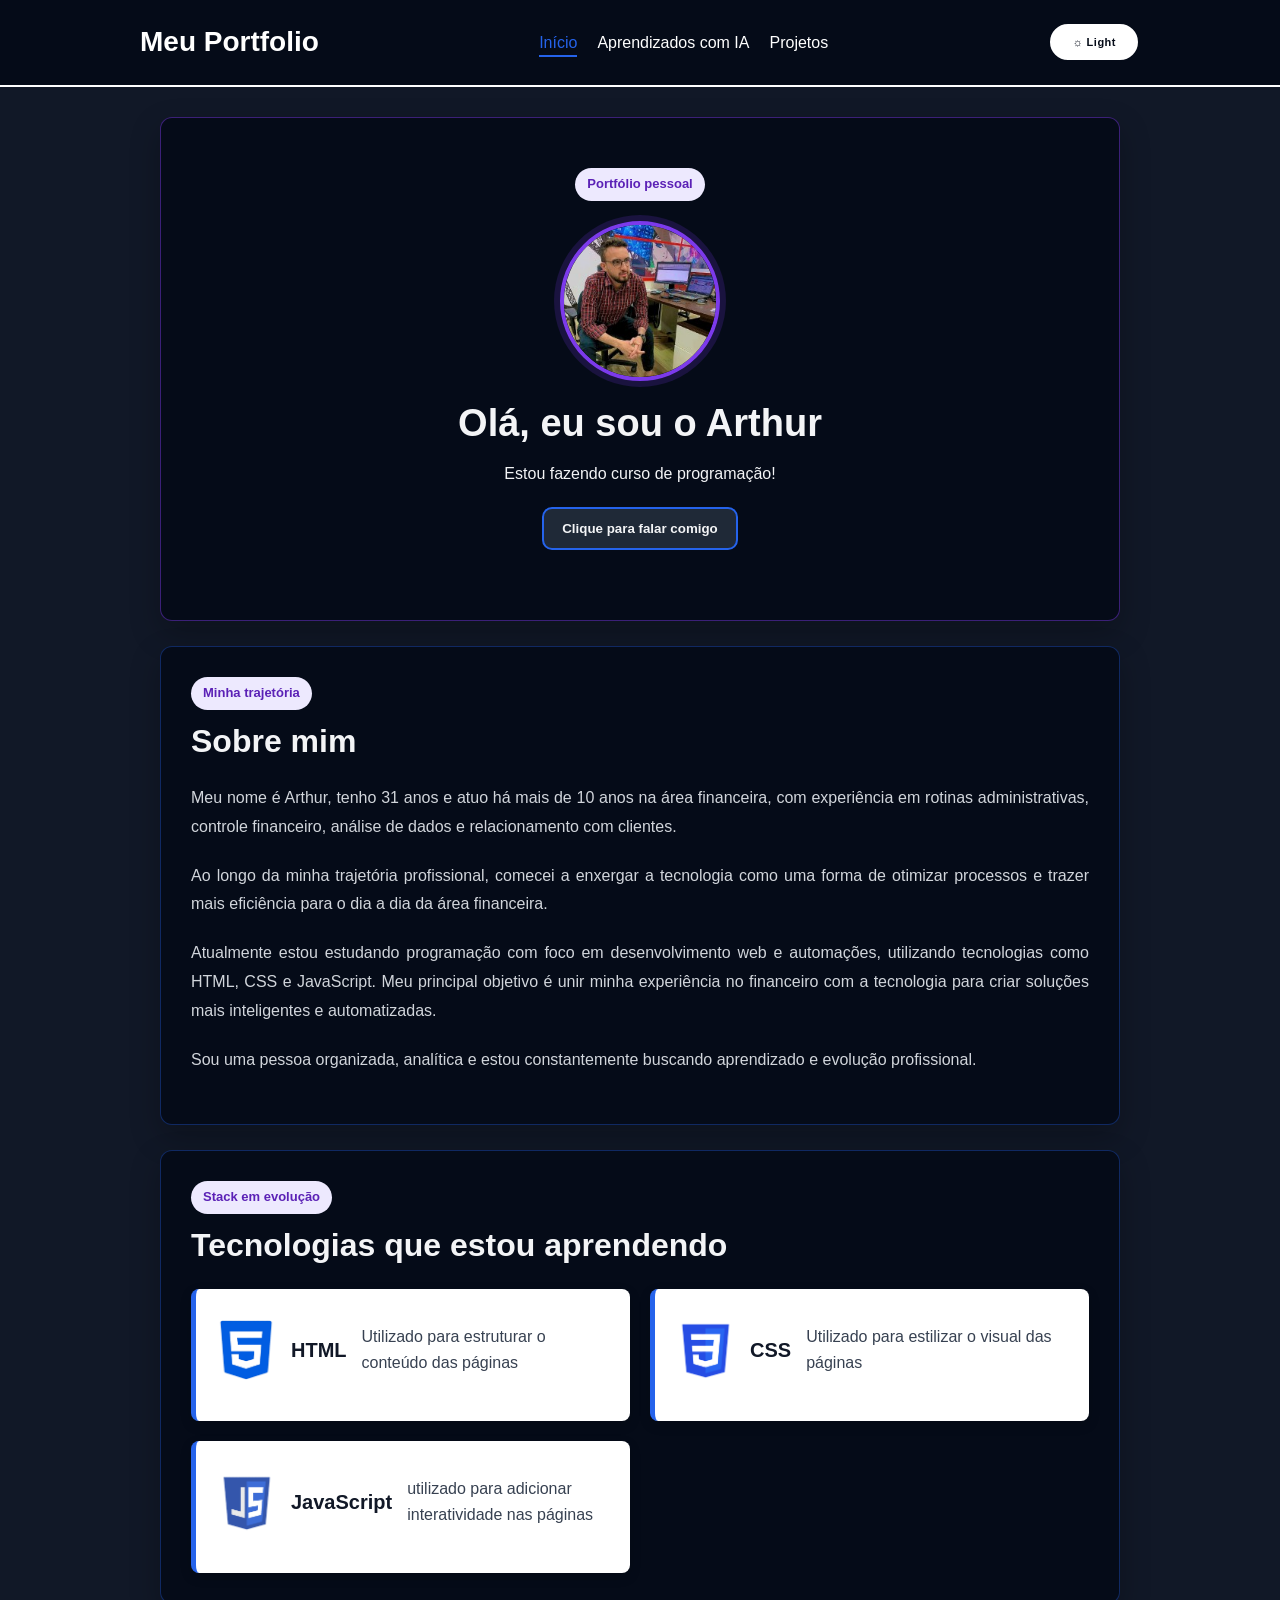
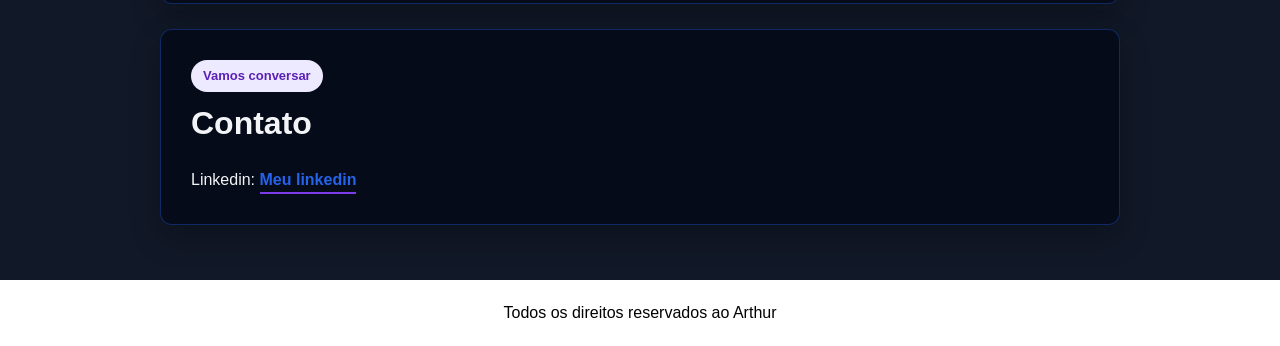
<file: index.html>
<!DOCTYPE html>
<html lang="pt-BR">
<head>
    <meta charset="UTF-8">
    <meta name="viewport" content="width=device-width, initial-scale=1.0">
    <title>ArthurPortfolio</title>
    <link rel="stylesheet" href="style.css">
</head>
<body>
    <header>
        <nav>
            <h1>Meu Portfolio</h1>
             <ul>
                <li><a href="index.html">Início</a></li>
                <li><a href="aprendizados.html">Aprendizados com IA</a></li>
                <li><a href="projetos.html">Projetos</a></li>
            </ul>
            <button id="temaBtn" onclick="trocarTema()">
                ☼ Light
            </button>
        </nav>
    </header>
    <main class="pagina-inicio">
        <section class="banner secao-destaque">
            <span class="etiqueta-pagina">Portfólio pessoal</span>
            <img class="foto-perfil" src="IMG/Fotoperfil.jpg" alt="Foto de perfil">
            <h2>Olá, eu sou o Arthur</h2>
            <p>Estou fazendo curso de programação!</p>
            <button 
            type="button" 
            onclick="alterarTexto()" 
            id="botaoMensagem">
            Clique para falar comigo</button>
            <p id="mensagem"></p>
        </section>        
        <section id="sobre" class="secao-padrao">
            <div class="cabecalho-secao">
                <span class="etiqueta-pagina">Minha trajetória</span>
                <h2>Sobre mim</h2>
            </div>

            <p>
                Meu nome é Arthur, tenho 31 anos e atuo há mais de 10 anos na área
                financeira, com experiência em rotinas administrativas, controle
                financeiro, análise de dados e relacionamento com clientes.
            </p>

             <p>
                Ao longo da minha trajetória profissional, comecei a enxergar a
                tecnologia como uma forma de otimizar processos e trazer mais eficiência
                para o dia a dia da área financeira.
            </p>

            <p>
                Atualmente estou estudando programação com foco em desenvolvimento web e
                automações, utilizando tecnologias como HTML, CSS e JavaScript.
                Meu principal objetivo é unir minha experiência no financeiro com a
                tecnologia para criar soluções mais inteligentes e automatizadas.
            </p>

            <p>
                Sou uma pessoa organizada, analítica e estou constantemente buscando
                aprendizado e evolução profissional.
             </p>



        </section>
        <section id="tecnologias" class="secao-padrao">
            <div class="cabecalho-secao">
                <span class="etiqueta-pagina">Stack em evolução</span>
                <h2>Tecnologias que estou aprendendo</h2>
            </div>
            <p id="TecnologiaSelecionada"></p>
            <div class="cards"> 
                <article onclick="mostrarTecnologia('HTML')" class="card">
                    <img class="icone-tecnologia" src="IMG/Design sem nome.png" alt="icone do HTML">
                    <h3>HTML</h3>
                    <p>Utilizado para estruturar o conteúdo das páginas</p>
                </article>

                <article onclick="mostrarTecnologia('CSS')" class="card">
                    <img class="icone-css" src="IMG/css.png.png" alt="icone css">
                    <h3>CSS</h3>
                    <p>Utilizado para estilizar o visual das páginas</p>
                </article>

                <article onclick="mostrarTecnologia('javascript')"  class="card">
                    <img class="icone-java" src="IMG/JavaClaro.png" alt="icone javascript">
                    <h3>JavaScript</h3>
                    <p>utilizado para adicionar interatividade nas páginas</p>
                </article>
            </div>
        </section>

        <section id="contato" class="secao-padrao contato-card">
            <div class="cabecalho-secao">
                <span class="etiqueta-pagina">Vamos conversar</span>
                <h2>Contato</h2>
            </div>
            <p>Linkedin: <a href="https://www.linkedin.com/in/arthuroliveiraluciano" target="_blank">Meu linkedin</a></p>
        </section>
    </main>
    <footer>
        <p>Todos os direitos reservados ao Arthur</p>
    </footer>

    <script src="script.js"></script>
</body>
</html>
</file>
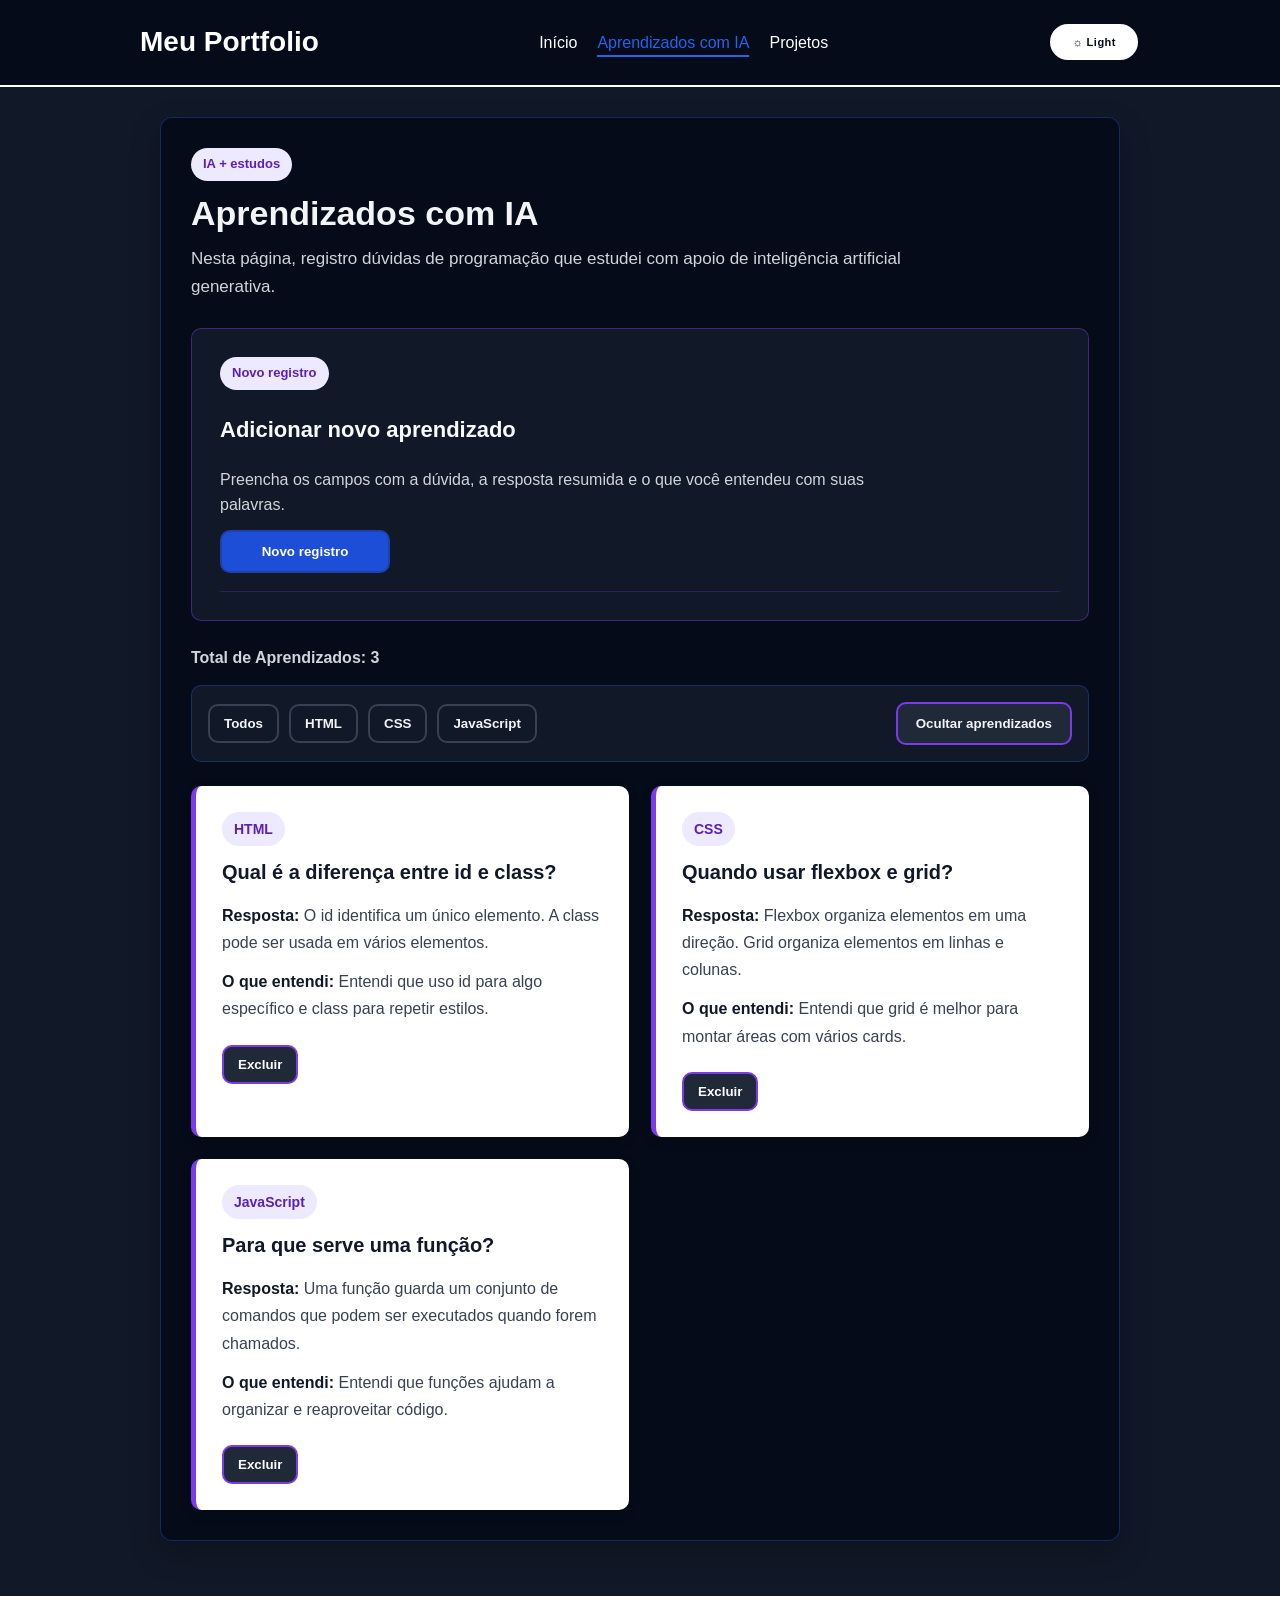
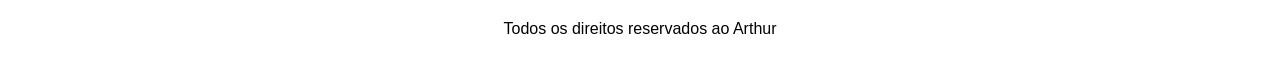
<file: aprendizados.html>
﻿<!DOCTYPE html>
<html lang="pt-BR">

<head>
    <meta charset="UTF-8">
    <meta name="viewport" content="width=device-width, initial-scale=1.0">
    <title>Aprendizados com IA</title>
    <link rel="stylesheet" href="style.css">
</head>

<body>
    <header>
        <nav>
            <h1>Meu Portfolio</h1>

            <ul>
                <li><a href="index.html">Início</a></li>
                <li><a href="aprendizados.html">Aprendizados com IA</a></li>
                <li><a href="projetos.html">Projetos</a></li>
            </ul>

            <button id="temaBtn" onclick="trocarTema()">
                ☼ Light
            </button>
        </nav>
    </header>

    <main>
        <section class="pagina-aprendizados">
            <div class="cabecalho-aprendizados">
                <span class="etiqueta-pagina">IA + estudos</span>
                <h2>Aprendizados com IA</h2>
                <p>Nesta página, registro dúvidas de programação que estudei com apoio de inteligência artificial generativa.</p>
            </div>

            <form class="form-aprendizado" onsubmit="return adicionarAprendizado(event)">
                <div class="cabecalho-form">
                    <span class="etiqueta-pagina">Novo registro</span>
                    <h3>Adicionar novo aprendizado</h3>
                    <p>Preencha os campos com a dúvida, a resposta resumida e o que você entendeu com suas palavras.</p>
                    <button type="button" id="botaoNovoRegistro" onclick="alternarFormularioAprendizado()">
                        Novo registro
                    </button>
                </div>

                <div id="camposAprendizado" class="campos-aprendizado oculto-form">
                    <div class="campo-form">
                        <label for="tema">Tema</label>
                        <select id="tema" required>
                            <option value="">Selecione</option>
                            <option value="HTML">HTML</option>
                            <option value="CSS">CSS</option>
                            <option value="JavaScript">JavaScript</option>
                        </select>
                    </div>

                    <div class="campo-form">
                        <label for="pergunta">Pergunta</label>
                        <input type="text" id="pergunta" placeholder="Digite sua dúvida" required>
                    </div>

                    <div class="campo-form campo-form-completo">
                        <label for="resposta">Resposta resumida</label>
                        <textarea id="resposta" placeholder="Resumo da resposta da IA" required></textarea>
                    </div>

                    <div class="campo-form campo-form-completo">
                        <label for="entendimento">O que eu entendi</label>
                        <textarea id="entendimento" placeholder="Explique com as suas palavras" required></textarea>
                    </div>

                    <p id="feedbackFormulario" class="feedback-form" aria-live="polite"></p>

                    <div class="acoes-form">
                        <button type="submit">Adicionar aprendizado</button>
                        <button type="button" class="botao-secundario" onclick="limparFormularioAprendizado()">Limpar campos</button>
                    </div>
                </div>
            </form>

            <p id="contadorAprendizados"></p>
            
            <div class="barra-aprendizados">
                <div class="filtros">
                    <button onclick="filtrarAprendizados('Todos')">Todos</button>
                    <button onclick="filtrarAprendizados('HTML')">HTML</button>
                    <button onclick="filtrarAprendizados('CSS')">CSS</button>
                    <button onclick="filtrarAprendizados('JavaScript')">JavaScript</button>
                </div>
                
                <button onclick="mostrarOcultarAprendizados()" id="botaoAprendizados">
                    Ocultar aprendizados
                </button>
            </div>

            <div id="listaAprendizados" class="cards-aprendizados"></div>
        </section>
    </main>

    <footer>
        <p>Todos os direitos reservados ao Arthur</p>
    </footer>

    <script src="script.js"></script>
</body>

</html>
</file>
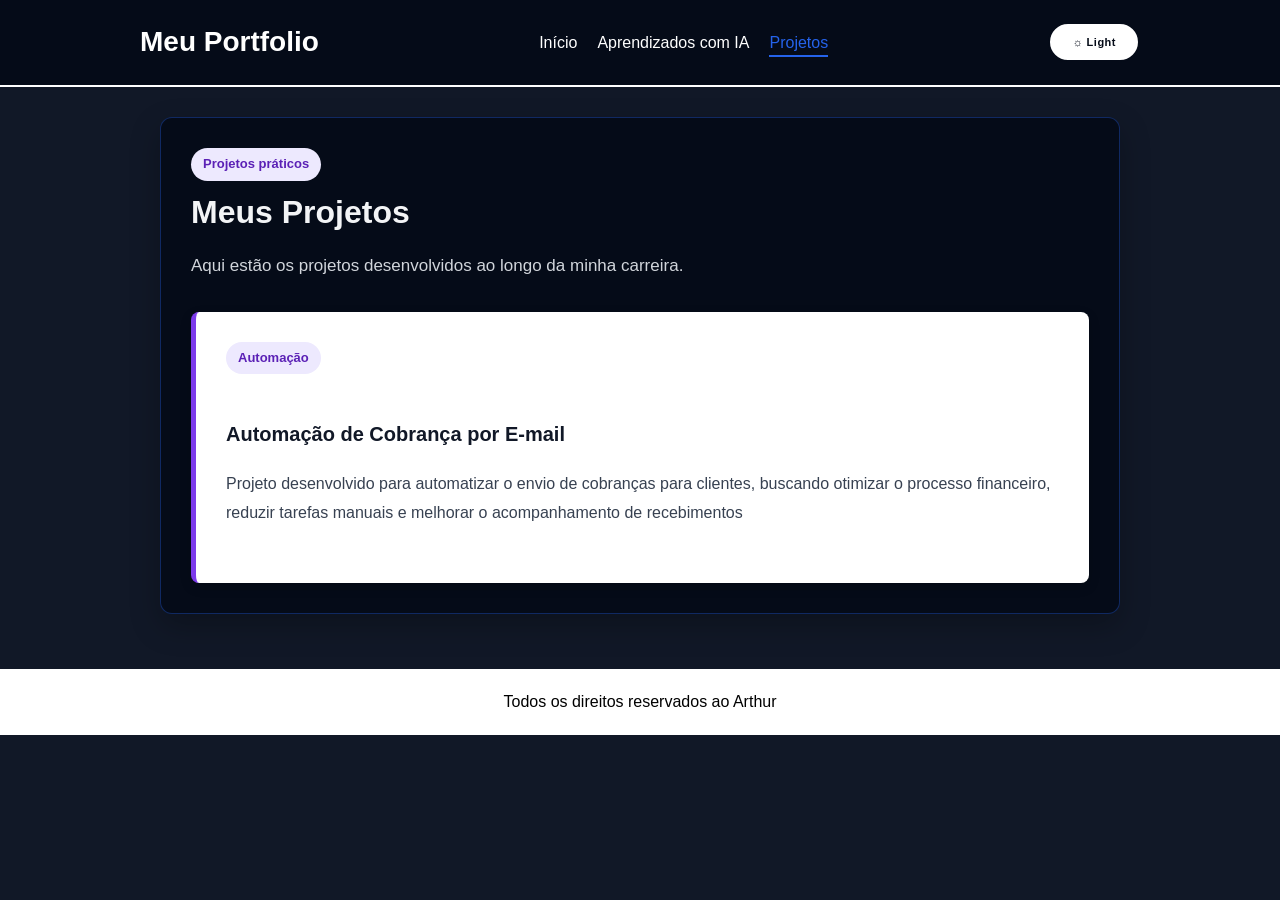
<file: projetos.html>
<!DOCTYPE html>
<html lang="pt-BR">
<head>
    <meta charset="UTF-8">
    <meta name="viewport" content="width=device-width, initial-scale=1.0">
    <title>Projetos</title>
    <link rel="stylesheet" href="style.css">
</head>
<body>
     <header>
        <nav>
            <h1>Meu Portfolio</h1>

            <ul>
                <li><a href="index.html">Início</a></li>
                <li><a href="aprendizados.html">Aprendizados com IA</a></li>
                <li><a href="projetos.html">Projetos</a></li>
            </ul>
             <button id="temaBtn" onclick="trocarTema()">
                ☼ Light
            </button>
        </nav>
    </header>

    <main class="pagina-projetos">
        <section id="projetos" class="secao-padrao">
            <div class="cabecalho-secao">
                <span class="etiqueta-pagina">Projetos práticos</span>
                <h2>Meus Projetos</h2>
            <p>Aqui estão os projetos desenvolvidos ao longo da minha carreira.</p>

            </div>

            <article class="projeto">
                <span class="etiqueta-pagina">Automação</span>
                <h3>Automação de Cobrança por E-mail</h3>
                <p>Projeto desenvolvido para automatizar o envio de cobranças para
                   clientes, buscando otimizar o processo financeiro, reduzir tarefas
                   manuais e melhorar o acompanhamento de recebimentos</p>
            </article>

        </section>
    </main>

     <footer>
        <p>Todos os direitos reservados ao Arthur</p>
    </footer>

    <script src="script.js"></script>

</body>
</html>
</file>
<file: style.css>
/* Reiniciando formatação */
*{
    margin: 0;
    padding: 0;
    box-sizing: border-box;
}

body{
    font-family: Arial, Helvetica, sans-serif;
    background-color:  #111827;
    color:#f3f4f6;
    line-height: 1.6;
}

header{
    background-color: #050b18;
    color: white;
    padding: 20px;
    border-bottom: 2px solid white;
}

.foto-perfil{
    width: 160px;
    height: 160px;
    border-radius: 50%;
    margin: 20px;
    border: 4px solid #111827;
}

nav{
    max-width: 1000px;
    display: flex;
    margin: 0 auto;
    justify-content: space-between;
    align-items: center;
    flex-wrap: wrap;
}

nav h1{
    font-size: 28px;
}

nav ul{
    list-style: none;
    display: flex;
    gap: 20px;
    flex-wrap: wrap;
}

nav a{
    color: white;
    text-decoration: none;
    transition: 0.3s;
}

nav a:hover{
    color: #2563eb;
}

nav a.ativo{
    color: #2563eb;
    border-bottom: 2px solid #2563eb;
    padding-bottom: 4px;
}

main{
    max-width: 1000px;
    margin: 0 auto;
    padding: 30px 20px;
}

section{
    background-color: black;
    margin-bottom: 25px;
    padding: 30px;
    border-radius: 12px;
}

.banner{
    text-align: center;
    padding: 50px 30px;
}

.banner h2{
    font-size: 32px;
    margin-bottom: 15px;
}

.banner p{
    margin-bottom: 20px;
}

button{
    background-color: #1f2937;
    color: #f3f4f6;
    padding: 12px 18px;
    border: 2px solid #2563eb;
    border-radius: 10px;
    cursor: pointer;
    font-weight: bold;
    box-shadow: 0 0 0 rgba(37, 99, 235, 0);
    transition: background-color 0.3s, border-color 0.3s, color 0.3s, transform 0.3s, box-shadow 0.3s;
}

button:hover,
button:focus-visible{
    background-color: #2563eb;
    color: #ffffff;
    border-color: #60a5fa;
    transform: translateY(-3px) scale(1.03);
    box-shadow: 0 10px 22px rgba(37, 99, 235, 0.35);
    outline: none;
}

.icone-tecnologia{
    width: 60px;
    height: 60px;  
    margin-bottom: 10px;
}

.icone-css{
    width: 60px;
    height: 60px;
    margin-bottom: 10px;
}

.icone-java{
      width: 60px;
    height: 60px;
    margin-bottom: 10px;
}
  
.cards,
.projetos{
    display: grid;
    grid-template-columns: repeat(2,1fr);
    gap: 20px;
}

.card,
.projeto{
    background-color: #f9fafb;
    padding: 20px;
    border-left: 5px solid #2563eb;
    border-radius: 8px;
}

.card {
    display: flex;
    align-items: center;
    gap: 15px;
}

.card h3,
.card p,
.projeto h3,
.projeto p{
    color: black;
    margin-bottom: 10px;
}

.cards-aprendizados {
    display: grid;
    grid-template-columns: repeat(2, 1fr);
    gap: 22px;
    margin-top: 24px;
}

.aprendizado{
    background-color: #ffffff;
    color: #111827;
    padding: 26px;
    border-radius: 10px;
    border-left: 5px solid #7c3aeb;
    box-shadow: 0 4px 12px rgba(0,0,0,0.16);
}

.aprendizado span{
    display: inline-block;
    background-color: #ede9fe;
    color: #5b21b6;
    padding: 6px 12px;
    border-radius: 20px;
    font-size: 14px;
    font-weight: bold;
    margin-bottom: 10px;
}

.aprendizado h3{
    color: #111827;
    font-size: 20px;
    margin-bottom: 14px;
}

.aprendizado p{
    color: #374151;
    font-size: 16px;
    line-height: 1.7;
    margin-bottom: 12px;
}

.aprendizado strong{
    color: #111827;
}

.botao-excluir{
    margin-top: 10px;
    background-color: #1f2937;
    border-color: #7c3aeb;
    color: #ffffff;
    padding: 10px 14px;
}

.botao-excluir:hover,
.botao-excluir:focus-visible{
    background-color: #7c3aeb;
    border-color: #a78bfa;
    box-shadow: 0 10px 22px rgba(124, 58, 235, 0.32);
}

/* =========================
   PÁGINA APRENDIZADOS
========================= */

.pagina-aprendizados{
    background-color: #050b18;
    border: 1px solid rgba(37, 99, 235, 0.35);
    box-shadow: 0 12px 30px rgba(0,0,0,0.25);
}

.cabecalho-aprendizados{
    max-width: 760px;
    margin-bottom: 28px;
}

.etiqueta-pagina{
    display: inline-block;
    background-color: #ede9fe;
    color: #5b21b6;
    padding: 6px 12px;
    border-radius: 20px;
    font-size: 13px;
    font-weight: bold;
    margin-bottom: 12px;
}

.cabecalho-aprendizados h2{
    font-size: 34px;
    line-height: 1.2;
    margin-bottom: 12px;
}

.cabecalho-aprendizados p{
    color: #d1d5db;
    font-size: 17px;
}

.form-aprendizado{
    display: grid;
    grid-template-columns: repeat(2, 1fr);
    gap: 18px;
    background-color: #111827;
    padding: 28px;
    border: 1px solid rgba(124, 58, 235, 0.45);
    border-radius: 10px;
    margin-bottom: 24px;
}

.cabecalho-form{
    grid-column: 1 / -1;
    display: grid;
    grid-template-columns: minmax(220px, 0.7fr) 1fr;
    align-items: end;
    gap: 12px 24px;
    padding-bottom: 18px;
    border-bottom: 1px solid rgba(124, 58, 235, 0.25);
}

.cabecalho-form .etiqueta-pagina{
    grid-column: 1 / -1;
    justify-self: start;
    width: fit-content;
    margin-bottom: 10px;
}

.cabecalho-form h3{
    grid-column: 1 / -1;
    color: #f9fafb;
    font-size: 22px;
    margin-bottom: 8px;
}

.cabecalho-form p{
    grid-column: 1 / -1;
    color: #d1d5db;
    max-width: 680px;
    margin: 0;
}

#botaoNovoRegistro{
    grid-column: 1 / 2;
    justify-self: start;
    align-self: start;
    min-width: 170px;
    padding: 12px 18px;
    background-color: #1d4ed8;
    border-color: #1e40af;
    color: #ffffff;
}

#botaoNovoRegistro:hover,
#botaoNovoRegistro:focus-visible{
    background-color: #1e40af;
    border-color: #2563eb;
}

.campo-form{
    display: flex;
    flex-direction: column;
    gap: 8px;
}

.campos-aprendizado{
    grid-column: 1 / -1;
    display: grid;
    grid-template-columns: repeat(2, 1fr);
    gap: 18px;
}

.oculto-form{
    display: none;
}

.campo-form-completo,
.acoes-form{
    grid-column: 1 / -1;
}

.form-aprendizado label{
    color: #d1d5db;
    font-size: 14px;
    font-weight: bold;
}

.form-aprendizado input,
.form-aprendizado select,
.form-aprendizado textarea{
    width: 100%;
    background-color: #f9fafb;
    color: #111827;
    border: 2px solid transparent;
    border-radius: 8px;
    padding: 12px 14px;
    font: inherit;
    outline: none;
}

.form-aprendizado input:focus,
.form-aprendizado select:focus,
.form-aprendizado textarea:focus{
    border-color: #7c3aeb;
    box-shadow: 0 0 0 3px rgba(124, 58, 235, 0.22);
}

.form-aprendizado textarea{
    min-height: 118px;
    resize: vertical;
}

.acoes-form{
    display: flex;
    justify-content: flex-start;
    gap: 12px;
    flex-wrap: wrap;
    margin-top: 8px;
}

.form-aprendizado button{
    background-color: #2563eb;
    border-color: #2563eb;
    min-width: 220px;
}

.botao-secundario{
    background-color: #1f2937;
    border-color: #7c3aeb;
}

.feedback-form{
    grid-column: 1 / -1;
    min-height: 24px;
    font-weight: bold;
}

.feedback-form.sucesso{
    color: #86efac;
}

.feedback-form.erro{
    color: #fca5a5;
}

.feedback-form.info{
    color: #bfdbfe;
}

#contadorAprendizados{
    color: #d1d5db;
    font-weight: bold;
    margin-bottom: 14px;
}

.barra-aprendizados{
    display: flex;
    align-items: center;
    justify-content: space-between;
    gap: 16px;
    flex-wrap: wrap;
    padding: 16px;
    background-color: #111827;
    border-radius: 10px;
    border: 1px solid rgba(37, 99, 235, 0.3);
}

.filtros{
    display: flex;
    gap: 10px;
    flex-wrap: wrap;
}

.filtros button{
    background-color: transparent;
    border-color: #374151;
    color: #f3f4f6;
    padding: 10px 14px;
}

.filtros button:hover{
    border-color: #7c3aeb;
    background-color: #7c3aeb;
    box-shadow: 0 10px 22px rgba(124, 58, 235, 0.32);
}

#botaoAprendizados{
    border-color: #7c3aeb;
}

.aprendizado{
    transition: transform 0.3s, box-shadow 0.3s;
    animation: aparecerCard 0.35s ease both;
}

.aprendizado:hover{
    transform: translateY(-4px);
    box-shadow: 0 12px 22px rgba(0,0,0,0.22);
}

@keyframes aparecerCard{
    from{
        opacity: 0;
        transform: translateY(12px);
    }

    to{
        opacity: 1;
        transform: translateY(0);
    }
}

.light-mode .pagina-aprendizados{
    background-color: #ffffff;
    border-color: rgba(37, 99, 235, 0.18);
}

.light-mode .cabecalho-aprendizados p,
.light-mode #contadorAprendizados{
    color: #374151;
}

.light-mode .form-aprendizado,
.light-mode .barra-aprendizados{
    background-color: #f8fafc;
    border-color: #dbeafe;
}

.light-mode .form-aprendizado h3{
    color: #111827;
}

.light-mode .cabecalho-form{
    border-bottom-color: #dbeafe;
}

.light-mode .cabecalho-form p{
    color: #374151;
}

.light-mode .form-aprendizado label{
    color: #1f2937;
}

.light-mode .form-aprendizado input,
.light-mode .form-aprendizado select,
.light-mode .form-aprendizado textarea{
    background-color: #ffffff;
    color: #111827;
    border-color: #bfdbfe;
    box-shadow: 0 2px 6px rgba(37, 99, 235, 0.08);
}

.light-mode .form-aprendizado input::placeholder,
.light-mode .form-aprendizado textarea::placeholder{
    color: #6b7280;
}

.light-mode .form-aprendizado input:hover,
.light-mode .form-aprendizado select:hover,
.light-mode .form-aprendizado textarea:hover{
    border-color: #60a5fa;
}

.light-mode .form-aprendizado input:focus,
.light-mode .form-aprendizado select:focus,
.light-mode .form-aprendizado textarea:focus{
    background-color: #ffffff;
    border-color: #7c3aeb;
    box-shadow: 0 0 0 3px rgba(124, 58, 235, 0.18);
}

.light-mode .feedback-form.sucesso{
    color: #166534;
}

.light-mode .feedback-form.erro{
    color: #b91c1c;
}

.light-mode .feedback-form.info{
    color: #1d4ed8;
}

.light-mode .filtros button{
    background-color: #ffffff;
    color: #111827;
    border-color: #bfdbfe;
}

.light-mode .filtros button:hover,
.light-mode .filtros button:focus-visible{
    background-color: #7c3aeb;
    border-color: #7c3aeb;
    color: #ffffff;
}

/* =========================
   PADRÃO VISUAL DAS PÁGINAS
========================= */

.secao-padrao,
.secao-destaque{
    background-color: #050b18;
    border: 1px solid rgba(37, 99, 235, 0.35);
    box-shadow: 0 12px 30px rgba(0,0,0,0.25);
}

.cabecalho-secao{
    max-width: 760px;
    margin-bottom: 24px;
}

.cabecalho-secao h2{
    font-size: 32px;
    line-height: 1.2;
    margin-bottom: 12px;
}

.cabecalho-secao p{
    color: #d1d5db;
    font-size: 17px;
}

.banner.secao-destaque{
    display: flex;
    flex-direction: column;
    align-items: center;
    border-color: rgba(124, 58, 235, 0.45);
}

.banner .etiqueta-pagina{
    margin-bottom: 0;
}

.banner h2{
    font-size: 38px;
    line-height: 1.2;
}

.foto-perfil{
    border-color: #7c3aeb;
    box-shadow: 0 0 0 6px rgba(124, 58, 235, 0.18);
}

#sobre p{
    color: #d1d5db;
}

#TecnologiaSelecionada{
    color: #bfdbfe;
    font-weight: bold;
    margin-bottom: 16px;
}

.card,
.projeto{
    background-color: #ffffff;
    color: #111827;
    border-left-color: #2563eb;
    box-shadow: 0 4px 12px rgba(0,0,0,0.16);
    transition: transform 0.3s, box-shadow 0.3s;
}

.card:hover,
.projeto:hover{
    transform: translateY(-4px);
    box-shadow: 0 12px 22px rgba(0,0,0,0.22);
}

.card{
    min-height: 132px;
    cursor: pointer;
}

.card h3,
.projeto h3{
    color: #111827;
    font-size: 20px;
}

.card p,
.projeto p{
    color: #374151;
}

.projeto{
    border-left-color: #7c3aeb;
}

.projeto .etiqueta-pagina{
    margin-bottom: 14px;
}

.contato-card a{
    display: inline-block;
    color: #bfdbfe;
    font-weight: bold;
    text-decoration: none;
    border-bottom: 2px solid #7c3aeb;
}

.contato-card a:hover{
    color: #ffffff;
}

.light-mode .secao-padrao,
.light-mode .secao-destaque{
    background-color: #ffffff;
    border-color: rgba(37, 99, 235, 0.18);
}

.light-mode .cabecalho-secao p,
.light-mode #sobre p{
    color: #374151;
}

.light-mode .contato-card a{
    color: #2563eb;
}

#contato a{
    color: #2563eb;
}

footer{
    text-align: center;
    background-color: white;
    color: black;
    padding: 20px;
}

@media(max-width: 700px){
    nav{
        flex-direction: column;
        gap: 15px;
    }

    nav ul{
        justify-content: center;
    }

    .cards{
        grid-template-columns: 1fr;
    }

    .banner h2{
        font-size: 26px;
    }
}

/* =========================
   LIGHT MODE
========================= */

.light-mode{
    background-color: #f3f4f6;
    color: #111827;
}

.light-mode header{
    background-color: white;
    color: #050b18;
    border-bottom: 2px solid #050b18;
}

/* Links no modo claro */
.light-mode nav a{
    color: #111827;
}

.light-mode nav a:hover{
    color: #2563eb;
}

/* SEÇÕES */
.light-mode section{
    background-color: white;
    color: #111827;
    box-shadow: 0 2px 8px rgba(0,0,0,0.08);
}

.light-mode button{
    background-color: #ffffff;
    color: #111827;
    border-color: #2563eb;
}

.light-mode button:hover,
.light-mode button:focus-visible{
    background-color: #2563eb;
    color: #ffffff;
    border-color: #60a5fa;
    box-shadow: 0 10px 22px rgba(37, 99, 235, 0.25);
}

/* CARDS */
.light-mode .card,
.light-mode .projeto{
    background-color: #f9fafb;
    color: #111827;
}

/* FOOTER */
.light-mode footer{
    background-color: white;
    color: #111827;
    border-top: 2px solid #2563eb;
}

/* =========================
   BOTÃO TEMA
========================= */


/* SITE DARK -> botão claro */
#temaBtn{
    background-color: white;
    color: #050b18;
    border: 2px solid #050b18;
    padding: 12px 24px;
    border-radius: 40px;
    cursor: pointer;
    font-weight: bold;
    font-size: 18px;
    transition: 0.3s;
}

/* Hover */
#temaBtn:hover{
    background-color: #2563eb;
    color: #ffffff;
    border-color: #60a5fa;
    transform: translateY(-3px) scale(1.03);
    box-shadow: 0 10px 22px rgba(37, 99, 235, 0.35);
}

/* SITE LIGHT -> botão escuro */
.light-mode #temaBtn{
    background-color: #050b18;
    color: white;
    border: 2px solid #050b18;
}

#temaBtn{
    font-size: 11px;
    letter-spacing: 0.5px;
    padding: 12px 22px;
}

#sobre p{
    text-align: justify;
    margin-bottom: 20px;
    line-height: 1.8;
}

/* =========================
   PÁGINA PROJETOS
========================= */

.projeto{
    margin-top: 30px;
    padding: 30px;
}

.projeto h3{
    margin-bottom: 20px;
}

.projeto p{
    line-height: 1.8;
}

/* =========================
   TEXTO DA PÁGINA PROJETOS
========================= */

#projetos h2{
    margin-bottom: 20px;
}

#projetos p{
    margin-bottom: 25px;
    line-height: 1.8;
}

#projetos h3{
    margin-bottom: 20px;
    margin-top: 30px;
}

.oculto{
    display: none;
}

@media(max-width: 700px){
    main{
        padding: 20px 14px;
    }

    section{
        padding: 22px;
    }

    .cabecalho-aprendizados h2{
        font-size: 28px;
    }

    .form-aprendizado{
        grid-template-columns: 1fr;
        padding: 20px;
        gap: 16px;
    }

    .campos-aprendizado{
        grid-template-columns: 1fr;
        gap: 16px;
    }

    .cabecalho-form{
        grid-template-columns: 1fr;
        padding-bottom: 14px;
    }

    .cabecalho-form p{
        font-size: 15px;
    }

    #botaoNovoRegistro{
        width: 100%;
    }

    .form-aprendizado input,
    .form-aprendizado select,
    .form-aprendizado textarea{
        font-size: 16px;
    }

    .barra-aprendizados{
        align-items: stretch;
        padding: 14px;
    }

    .filtros,
    .barra-aprendizados #botaoAprendizados,
    .acoes-form,
    .form-aprendizado button{
        width: 100%;
    }

    .filtros button{
        flex: 1;
        min-width: 120px;
    }

    .cards-aprendizados{
        grid-template-columns: 1fr;
    }

    .cards,
    .projetos{
        grid-template-columns: 1fr;
    }
}

@media(max-width: 420px){
    nav h1{
        font-size: 24px;
    }

    nav ul{
        gap: 12px;
    }

    .cabecalho-aprendizados h2,
    .cabecalho-secao h2{
        font-size: 26px;
    }

    .filtros button{
        min-width: 100%;
    }
}
</file>
